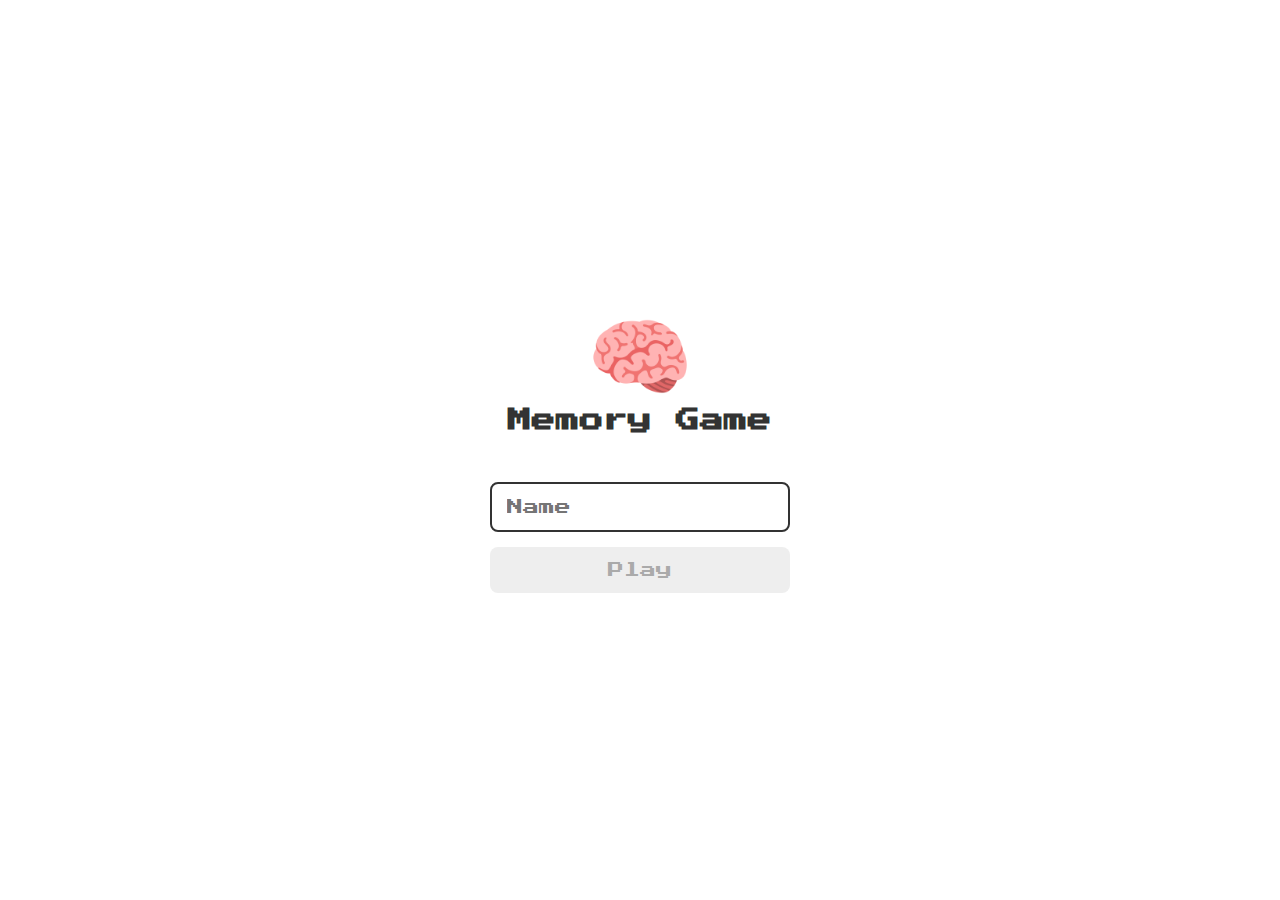
<file: index.html>
<!DOCTYPE html>
<html lang="pt-br">
<head>
    <meta charset="UTF-8">
    <meta http-equiv="X-UA-Compatible" content="IE=edge">
    <meta name="viewport" content="width=device-width, initial-scale=1.0">
    <link rel="stylesheet" href="./css/reset.css">
    <link rel="stylesheet" href="./css/login.css">
    <script defer src="./js/login.js"></script>
    <title>Memory Game | Login</title>
</head>
<body>

    <!-- Login Form -->
    <form class="login-form">
        <div class="login__header">
            <img src="./img/brain.png" alt="barin icon">
            <h1>Memory Game</h1>
        </div>
        <input type="text" placeholder="Name" class="login__input">
        <button type="submit" class="login__button" disabled>Play</button>
    </form>
    
</body>
</html>
</file>
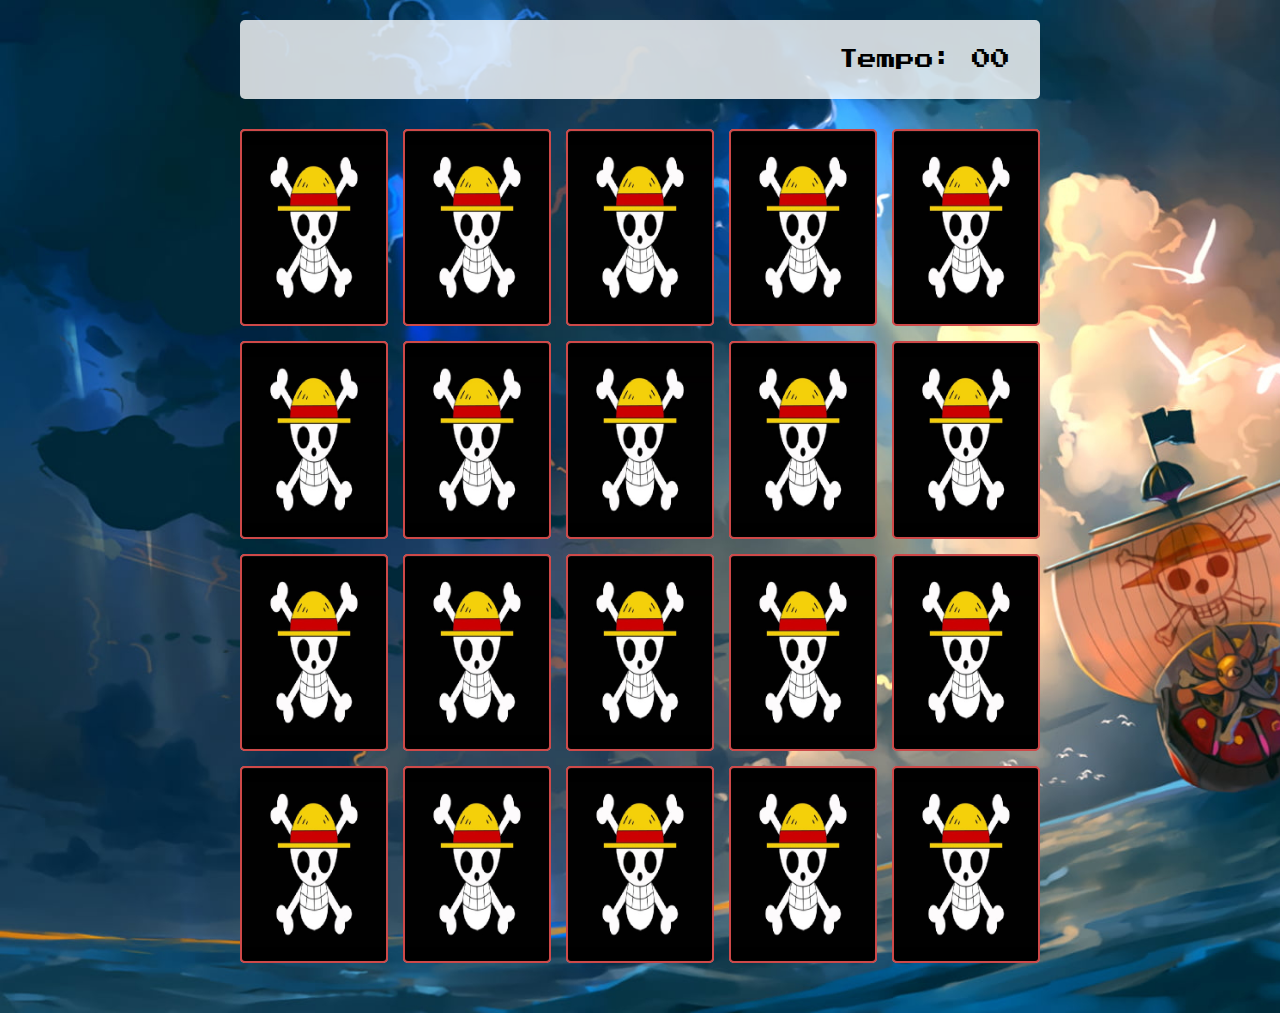
<file: pages/game.html>
<!DOCTYPE html>
<html lang="pt-br">
<head>
    <meta charset="UTF-8">
    <meta http-equiv="X-UA-Compatible" content="IE=edge">
    <meta name="viewport" content="width=device-width, initial-scale=1.0">
    <link rel="stylesheet" href="../css/reset.css">
    <link rel="stylesheet" href="../css/game.css">
    <script defer src="../js/game.js"></script>
    <title>Memory Game | Game Start</title>
</head>
<body>

    <main>
        <header>
            <span class="player"></span>
            <span>Tempo: <span class="timer">00</span></span>
        </header>
        <div class="grid"></div>
    </main>
    
</body>
</html>
</file>
<file: css/login.css>
/* Login Form CSS */
.login-form {
    align-items: center;
    display: flex;
    flex-direction: column;
    height: 100vh;
    justify-content: center;
}

.login__header {
    align-items: center;
    display: flex;
    flex-direction: column;
    justify-content: center;
    margin-bottom: 50px;
}

.login__header img {
    width: 100px;
}

.login__header h1 {
    color: #333;
    font-size: 1.5em;
}

.login__input {
    border: 2px solid #333;
    border-radius: 8px;
    color: #333;
    font-size: 1em;
    margin-bottom: 15px;
    max-width: 300px;
    outline: none;
    padding: 15px;
    width: 100%;
}

.login__button {
    background-color: #ee665c;
    border-radius: 8px;
    color: #fff;
    cursor: pointer;
    font-size: 1em;
    max-width: 300px;
    padding: 15px;
    width: 100%;
}

.login__button:disabled {
    background-color: #eee;
    color: #aaa;
    cursor: auto;
}
</file>
<file: css/game.css>
/* Game Start */
main {
    display: flex;
    flex-direction: column;
    width: 100%;
    background-image: url('../img/bg.jpg');
    background-size: cover;
    min-height: 100vh;
    align-items: center;
    justify-content: center;
    padding: 20px 20px 50px;
}

header {
    display: flex;
    align-items: center;
    justify-content: space-between;
    background-color: rgba(255, 255, 255, 0.8);
    font-size: 1.2em;
    width: 100%;
    max-width: 800px;
    padding: 30px;
    margin: 0 0 30px;
    border-radius: 5px;
}

/* Grid */
.grid {
    display: grid;
    grid-template-columns: repeat(5, 1fr);
    gap: 15px;
    width: 100%;
    max-width: 800px;
    margin: 0 auto;
}

/* Div Card */
.card {
    aspect-ratio: 3/4;
    width: 100%;
    border-radius: 5px;
    position: relative;
    transition: all 400ms ease;
    transform-style: preserve-3d;
    background-color: #ccc;
}

/* Face and back */
.face {
    width: 100%;
    height: 100%;
    position: absolute;
    background-size: cover;
    background-position: center;
    border: 2px solid rgb(206, 73, 73);
    border-radius: 5px;
    transition: all 400ms ease;
}

.front {
    transform: rotateY(180deg);
}

.back {
    background-image: url('../img/back.png');
    backface-visibility: hidden;
}

.reveal-card {
    transform: rotateY(180deg);
}

.disabled-card {
    filter: saturate(0);
    opacity: 0.5;
}
</file>
